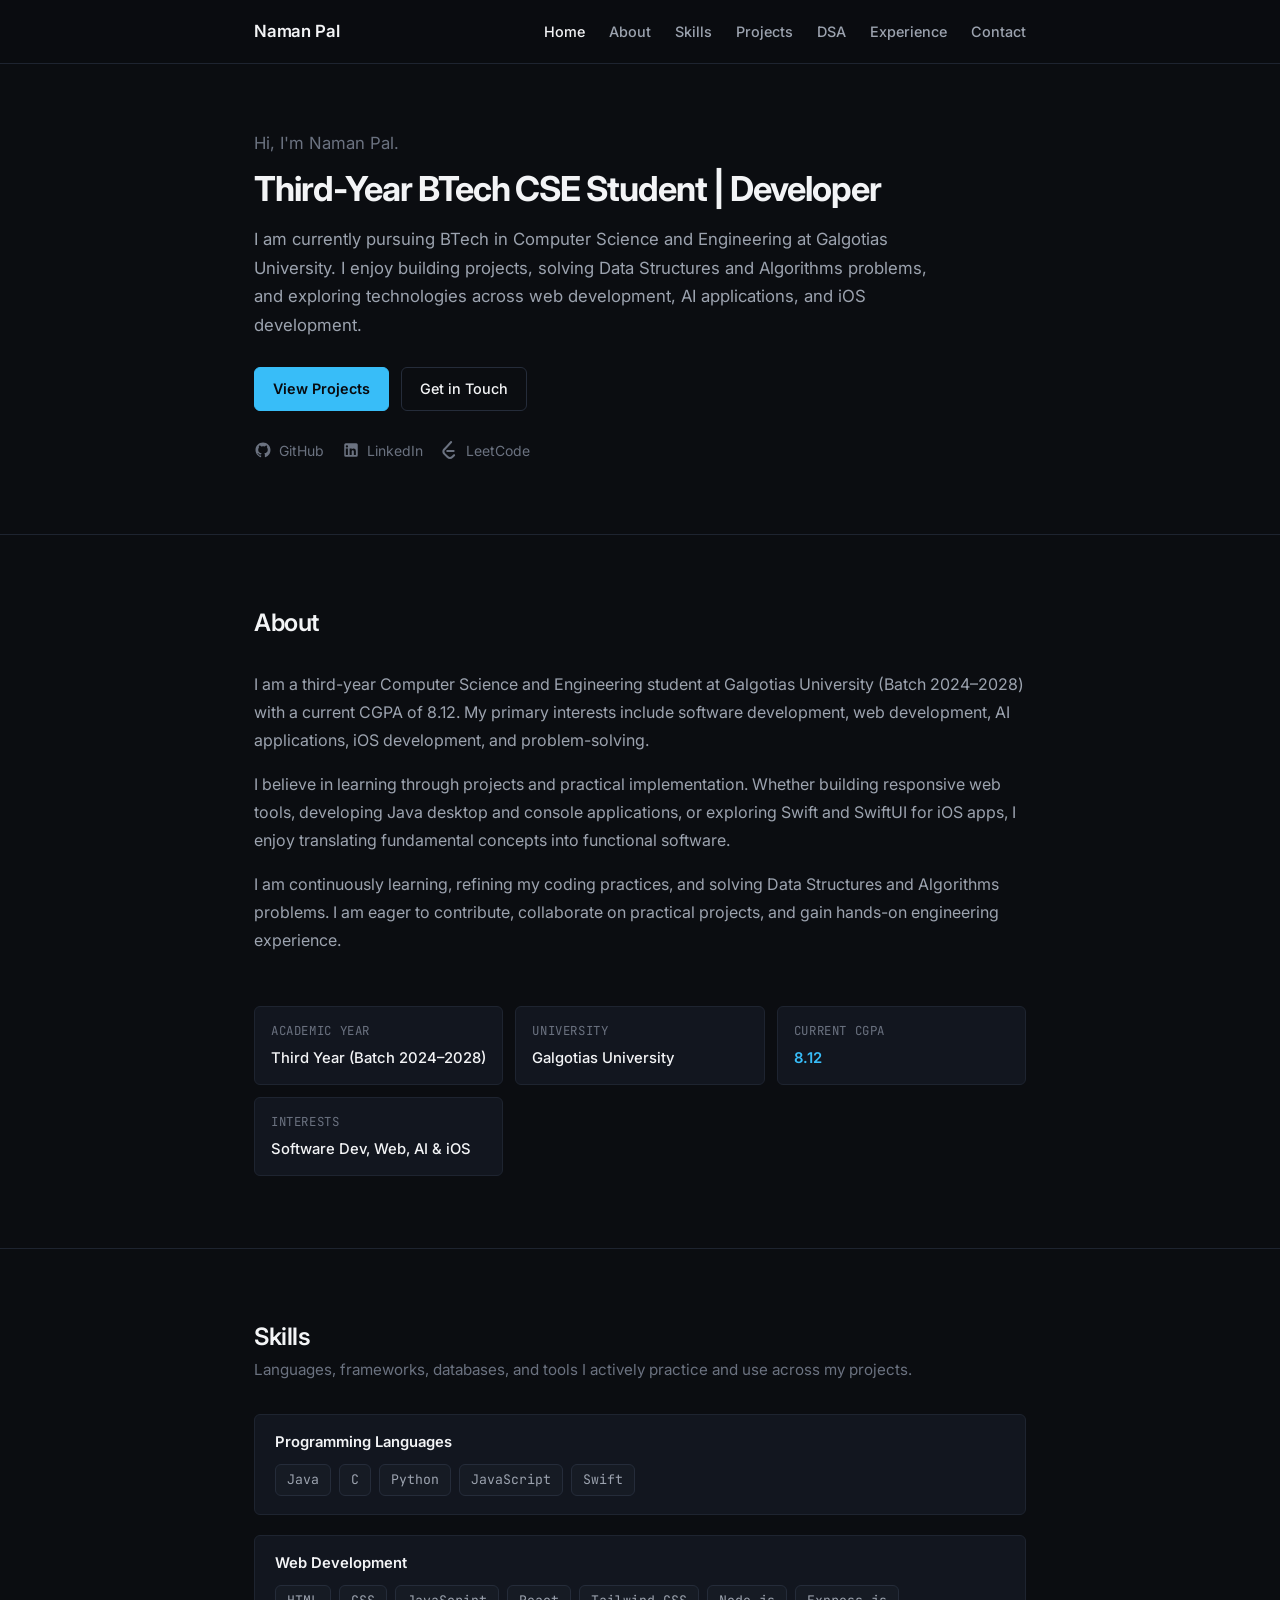
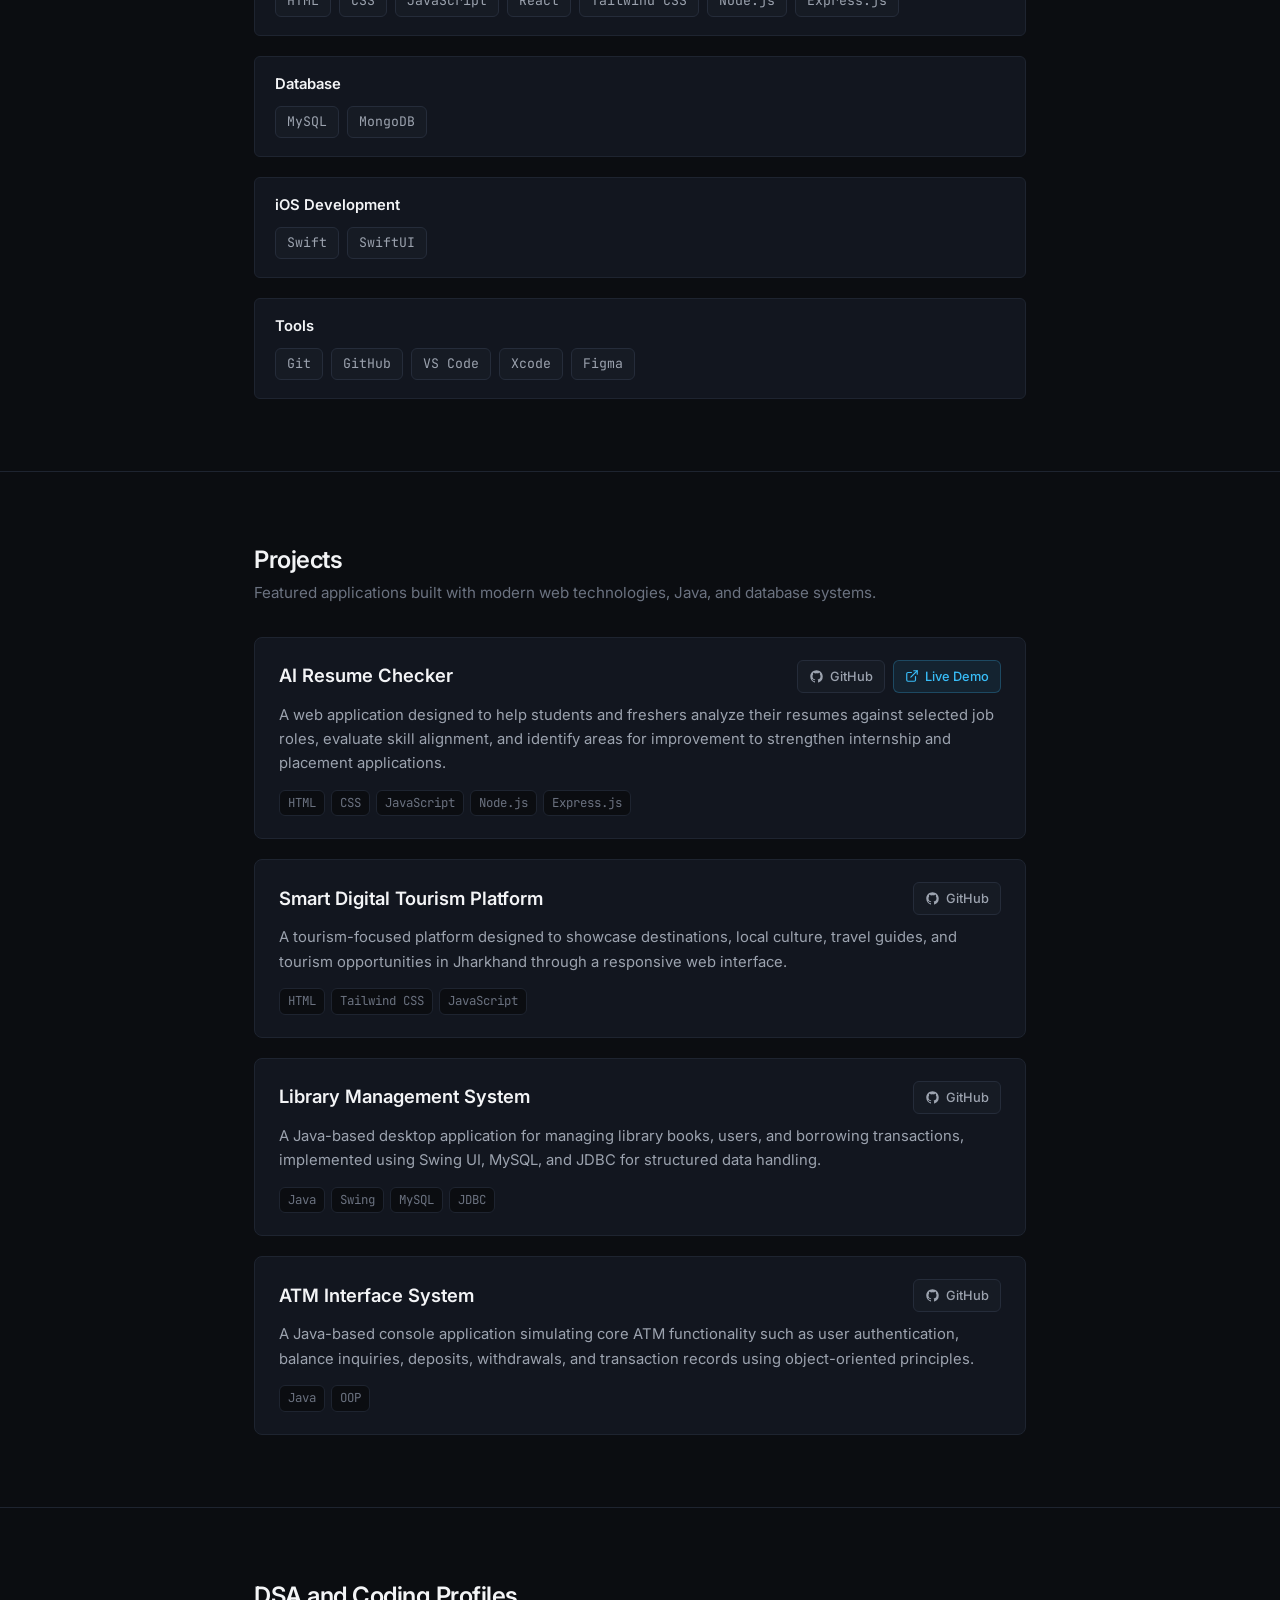
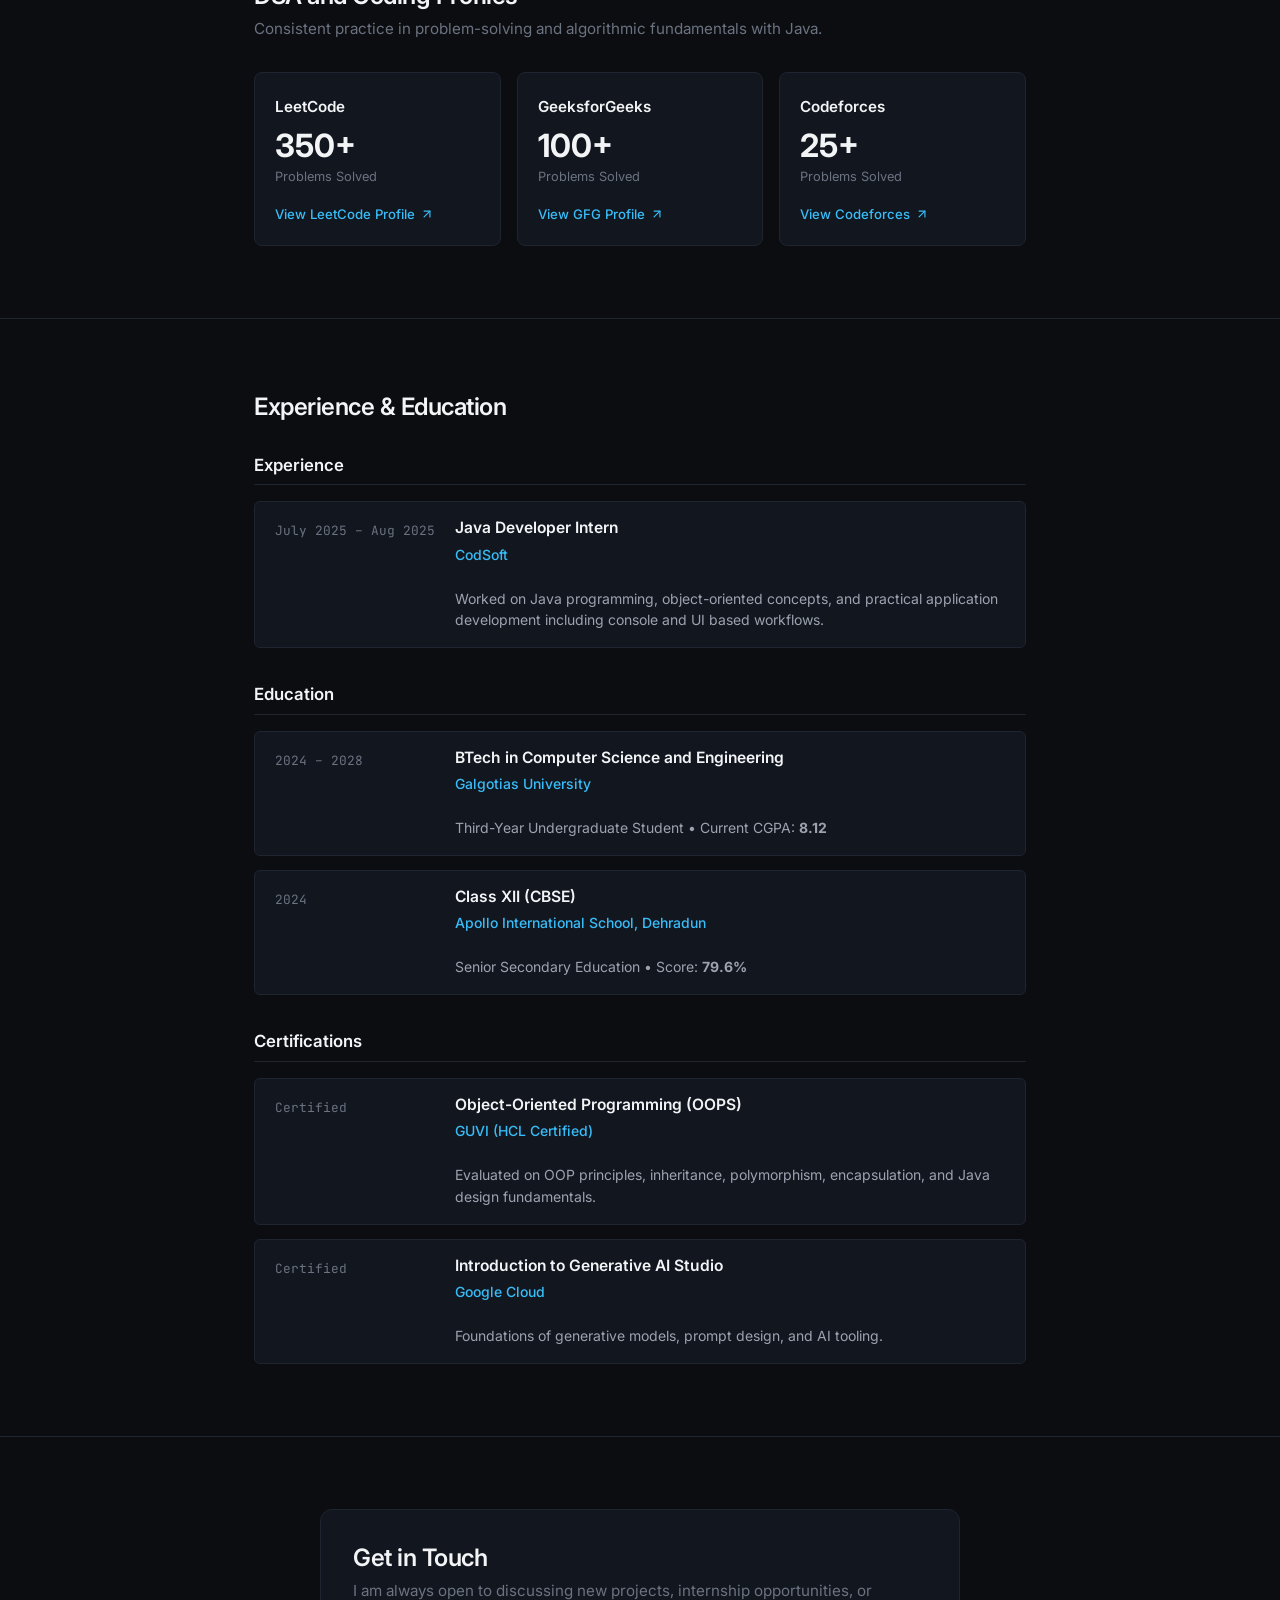
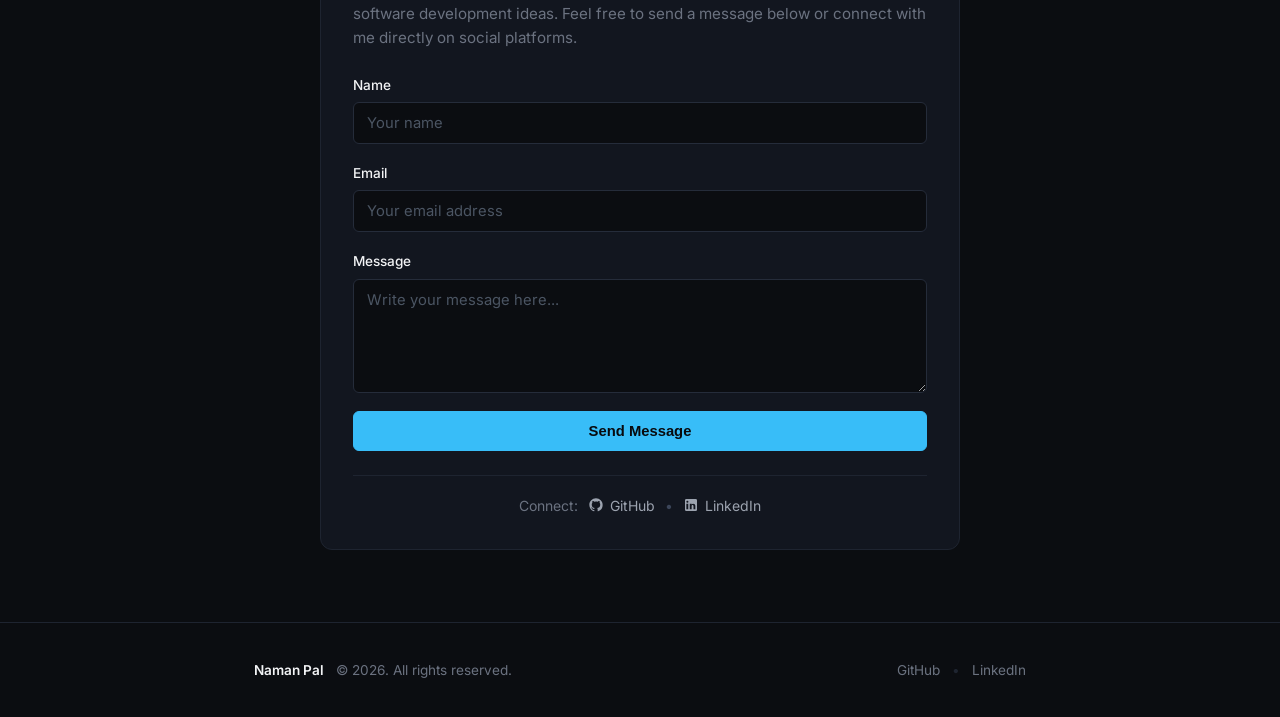
<file: index.html>
﻿<!DOCTYPE html>
<html lang="en">

<head>
    <meta charset="UTF-8">
    <meta name="viewport" content="width=device-width, initial-scale=1.0">
    <title>Naman Pal | Developer & Computer Science Student</title>
    <meta name="description"
        content="Personal portfolio of Naman Pal, Third-Year BTech Computer Science and Engineering student at Galgotias University. Interested in software development, web development, AI applications, and iOS development.">
    <meta name="author" content="Naman Pal">
    <meta name="theme-color" content="#0b0d11">

    <!-- Fonts -->
    <link rel="preconnect" href="https://fonts.googleapis.com">
    <link rel="preconnect" href="https://fonts.gstatic.com" crossorigin>
    <link href="https://fonts.googleapis.com/css2?family=Inter:wght@400;500;600;700&family=JetBrains+Mono:wght@400;500&display=swap" rel="stylesheet">

    <link rel="stylesheet" href="style.css">
</head>

<body>
    <!-- Site Navigation -->
    <header class="site-header" id="site-header">
        <nav class="navbar" aria-label="Main Navigation">
            <a href="#home" class="nav-brand" aria-label="Naman Pal Home">
                <span class="brand-name">Naman Pal</span>
            </a>

            <button class="nav-toggle" id="nav-toggle" aria-label="Toggle navigation menu" aria-expanded="false" aria-controls="nav-links">
                <span class="hamburger-bar"></span>
                <span class="hamburger-bar"></span>
                <span class="hamburger-bar"></span>
            </button>

            <ul class="nav-links" id="nav-links">
                <li><a href="#home" class="nav-link active">Home</a></li>
                <li><a href="#about" class="nav-link">About</a></li>
                <li><a href="#skills" class="nav-link">Skills</a></li>
                <li><a href="#projects" class="nav-link">Projects</a></li>
                <li><a href="#dsa" class="nav-link">DSA</a></li>
                <li><a href="#experience" class="nav-link">Experience</a></li>
                <li><a href="#contact" class="nav-link">Contact</a></li>
            </ul>
        </nav>
    </header>

    <main id="main-content">
        <!-- Home / Hero Section -->
        <section id="home" class="hero-section">
            <div class="container hero-container">
                <div class="hero-content">
                    <p class="hero-greeting">Hi, I'm Naman Pal.</p>
                    <h1 class="hero-role">Third-Year BTech CSE Student | Developer</h1>
                    <p class="hero-description">
                        I am currently pursuing BTech in Computer Science and Engineering at Galgotias University. I enjoy building projects, solving Data Structures and Algorithms problems, and exploring technologies across web development, AI applications, and iOS development.
                    </p>

                    <div class="hero-actions">
                        <a href="#projects" class="btn btn-primary">View Projects</a>
                        <a href="#contact" class="btn btn-secondary">Get in Touch</a>
                    </div>

                    <div class="hero-social-links">
                        <a href="https://github.com/namanpal07" target="_blank" rel="noopener noreferrer" class="hero-social-item" aria-label="GitHub Profile">
                            <svg width="18" height="18" viewBox="0 0 24 24" fill="currentColor" aria-hidden="true">
                                <path fill-rule="evenodd" clip-rule="evenodd" d="M12 2C6.477 2 2 6.484 2 12.017c0 4.425 2.865 8.18 6.839 9.504.5.092.682-.217.682-.483 0-.237-.008-.868-.013-1.703-2.782.605-3.369-1.343-3.369-1.343-.454-1.158-1.11-1.466-1.11-1.466-.908-.62.069-.608.069-.608 1.003.07 1.53 1.032 1.53 1.032.892 1.53 2.341 1.088 2.91.832.092-.647.35-1.088.636-1.338-2.22-.253-4.555-1.113-4.555-4.951 0-1.093.39-1.988 1.029-2.688-.103-.253-.446-1.272.098-2.65 0 0 .84-.27 2.75 1.026A9.564 9.564 0 0112 6.844c.85.004 1.705.115 2.504.337 1.909-1.296 2.747-1.027 2.747-1.027.546 1.379.202 2.398.1 2.651.64.7 1.028 1.595 1.028 2.688 0 3.848-2.339 4.695-4.566 4.943.359.309.678.92.678 1.855 0 1.338-.012 2.419-.012 2.747 0 .268.18.58.688.482A10.019 10.019 0 0022 12.017C22 6.484 17.522 2 12 2z"/>
                            </svg>
                            <span>GitHub</span>
                        </a>

                        <a href="https://linkedin.com/in/namanpal" target="_blank" rel="noopener noreferrer" class="hero-social-item" aria-label="LinkedIn Profile">
                            <svg width="18" height="18" viewBox="0 0 24 24" fill="currentColor" aria-hidden="true">
                                <path d="M19 3a2 2 0 0 1 2 2v14a2 2 0 0 1-2 2H5a2 2 0 0 1-2-2V5a2 2 0 0 1 2-2h14m-.5 15.5v-5.3a3.26 3.26 0 0 0-3.26-3.26c-.85 0-1.84.52-2.28 1.3v-1.11h-2.79v8.37h2.79v-4.93c0-.77.62-1.4 1.39-1.4a1.4 1.4 0 0 1 1.4 1.4v4.93h2.75M6.46 8.76a1.53 1.53 0 1 0-.01-3.05 1.53 1.53 0 0 0 .01 3.05m1.4 9.74v-8.37H5.06v8.37h2.8z"/>
                            </svg>
                            <span>LinkedIn</span>
                        </a>

                        <a href="https://leetcode.com/u/namanpal9258/" target="_blank" rel="noopener noreferrer" class="hero-social-item" aria-label="LeetCode Profile">
                            <svg width="18" height="18" viewBox="0 0 24 24" fill="currentColor" aria-hidden="true">
                                <path d="M13.483 0a1.374 1.374 0 0 0-.961.438L7.116 6.226l-3.854 4.126a5.266 5.266 0 0 0-1.209 2.104 5.35 5.35 0 0 0-.125.513 5.527 5.527 0 0 0 .062 2.362 5.83 5.83 0 0 0 .349 1.017 5.938 5.938 0 0 0 1.271 1.818l4.277 4.193.039.038c2.248 2.165 5.852 2.133 8.063-.074l2.396-2.392c.54-.54.54-1.414.003-1.955a1.378 1.378 0 0 0-1.951-.003l-2.396 2.392a3.021 3.021 0 0 1-4.205.038l-.02-.019-4.276-4.193c-.652-.64-.972-1.469-.948-2.263a2.68 2.68 0 0 1 .666-1.607 2.6 2.6 0 0 1 .383-.357l3.997-4.28 4.908-5.328a1.383 1.383 0 0 0-.96-2.327zM8.32 12.062a1.376 1.376 0 0 0-1.376 1.376 1.376 1.376 0 0 0 1.376 1.376h8.498a1.376 1.376 0 0 0 1.376-1.376 1.376 1.376 0 0 0-1.376-1.376H8.32z"/>
                            </svg>
                            <span>LeetCode</span>
                        </a>
                    </div>
                </div>
            </div>
        </section>

        <!-- About Section -->
        <section id="about" class="section">
            <div class="container">
                <div class="section-heading">
                    <h2 class="section-title">About</h2>
                </div>

                <div class="about-content">
                    <div class="about-text">
                        <p>
                            I am a third-year Computer Science and Engineering student at Galgotias University (Batch 2024–2028) with a current CGPA of 8.12. My primary interests include software development, web development, AI applications, iOS development, and problem-solving.
                        </p>
                        <p>
                            I believe in learning through projects and practical implementation. Whether building responsive web tools, developing Java desktop and console applications, or exploring Swift and SwiftUI for iOS apps, I enjoy translating fundamental concepts into functional software.
                        </p>
                        <p>
                            I am continuously learning, refining my coding practices, and solving Data Structures and Algorithms problems. I am eager to contribute, collaborate on practical projects, and gain hands-on engineering experience.
                        </p>
                    </div>

                    <div class="about-summary-grid">
                        <div class="summary-item">
                            <span class="summary-label">Academic Year</span>
                            <span class="summary-value">Third Year (Batch 2024–2028)</span>
                        </div>
                        <div class="summary-item">
                            <span class="summary-label">University</span>
                            <span class="summary-value">Galgotias University</span>
                        </div>
                        <div class="summary-item">
                            <span class="summary-label">Current CGPA</span>
                            <span class="summary-value highlight">8.12</span>
                        </div>
                        <div class="summary-item">
                            <span class="summary-label">Interests</span>
                            <span class="summary-value">Software Dev, Web, AI & iOS</span>
                        </div>
                    </div>
                </div>
            </div>
        </section>

        <!-- Skills Section -->
        <section id="skills" class="section">
            <div class="container">
                <div class="section-heading">
                    <h2 class="section-title">Skills</h2>
                    <p class="section-description">
                        Languages, frameworks, databases, and tools I actively practice and use across my projects.
                    </p>
                </div>

                <div class="skills-container">
                    <div class="skill-group">
                        <h3 class="skill-group-title">Programming Languages</h3>
                        <div class="skill-tags">
                            <span class="skill-pill">Java</span>
                            <span class="skill-pill">C</span>
                            <span class="skill-pill">Python</span>
                            <span class="skill-pill">JavaScript</span>
                            <span class="skill-pill">Swift</span>
                        </div>
                    </div>

                    <div class="skill-group">
                        <h3 class="skill-group-title">Web Development</h3>
                        <div class="skill-tags">
                            <span class="skill-pill">HTML</span>
                            <span class="skill-pill">CSS</span>
                            <span class="skill-pill">JavaScript</span>
                            <span class="skill-pill">React</span>
                            <span class="skill-pill">Tailwind CSS</span>
                            <span class="skill-pill">Node.js</span>
                            <span class="skill-pill">Express.js</span>
                        </div>
                    </div>

                    <div class="skill-group">
                        <h3 class="skill-group-title">Database</h3>
                        <div class="skill-tags">
                            <span class="skill-pill">MySQL</span>
                            <span class="skill-pill">MongoDB</span>
                        </div>
                    </div>

                    <div class="skill-group">
                        <h3 class="skill-group-title">iOS Development</h3>
                        <div class="skill-tags">
                            <span class="skill-pill">Swift</span>
                            <span class="skill-pill">SwiftUI</span>
                        </div>
                    </div>

                    <div class="skill-group">
                        <h3 class="skill-group-title">Tools</h3>
                        <div class="skill-tags">
                            <span class="skill-pill">Git</span>
                            <span class="skill-pill">GitHub</span>
                            <span class="skill-pill">VS Code</span>
                            <span class="skill-pill">Xcode</span>
                            <span class="skill-pill">Figma</span>
                        </div>
                    </div>
                </div>
            </div>
        </section>

        <!-- Projects Section -->
        <section id="projects" class="section">
            <div class="container">
                <div class="section-heading">
                    <h2 class="section-title">Projects</h2>
                    <p class="section-description">
                        Featured applications built with modern web technologies, Java, and database systems.
                    </p>
                </div>

                <div class="projects-list">
                    <!-- Project 1: AI Resume Checker -->
                    <article class="project-entry">
                        <div class="project-header-row">
                            <h3 class="project-name">AI Resume Checker</h3>
                            <div class="project-actions">
                                <a href="https://github.com/namanpal07/AI-Resume-Checker" target="_blank" rel="noopener noreferrer" class="link-btn" aria-label="GitHub repository for AI Resume Checker">
                                    <svg width="15" height="15" viewBox="0 0 24 24" fill="currentColor" aria-hidden="true">
                                        <path fill-rule="evenodd" clip-rule="evenodd" d="M12 2C6.477 2 2 6.484 2 12.017c0 4.425 2.865 8.18 6.839 9.504.5.092.682-.217.682-.483 0-.237-.008-.868-.013-1.703-2.782.605-3.369-1.343-3.369-1.343-.454-1.158-1.11-1.466-1.11-1.466-.908-.62.069-.608.069-.608 1.003.07 1.53 1.032 1.53 1.032.892 1.53 2.341 1.088 2.91.832.092-.647.35-1.088.636-1.338-2.22-.253-4.555-1.113-4.555-4.951 0-1.093.39-1.988 1.029-2.688-.103-.253-.446-1.272.098-2.65 0 0 .84-.27 2.75 1.026A9.564 9.564 0 0112 6.844c.85.004 1.705.115 2.504.337 1.909-1.296 2.747-1.027 2.747-1.027.546 1.379.202 2.398.1 2.651.64.7 1.028 1.595 1.028 2.688 0 3.848-2.339 4.695-4.566 4.943.359.309.678.92.678 1.855 0 1.338-.012 2.419-.012 2.747 0 .268.18.58.688.482A10.019 10.019 0 0022 12.017C22 6.484 17.522 2 12 2z"/>
                                    </svg>
                                    <span>GitHub</span>
                                </a>
                                <a href="https://ai-resume-checker-eight-omega.vercel.app" target="_blank" rel="noopener noreferrer" class="link-btn primary" aria-label="Live Demo of AI Resume Checker">
                                    <svg width="14" height="14" viewBox="0 0 24 24" fill="none" stroke="currentColor" stroke-width="2" stroke-linecap="round" stroke-linejoin="round" aria-hidden="true">
                                        <path d="M18 13v6a2 2 0 0 1-2 2H5a2 2 0 0 1-2-2V8a2 2 0 0 1 2-2h6"></path>
                                        <polyline points="15 3 21 3 21 9"></polyline>
                                        <line x1="10" y1="14" x2="21" y2="3"></line>
                                    </svg>
                                    <span>Live Demo</span>
                                </a>
                            </div>
                        </div>
                        <p class="project-desc">
                            A web application designed to help students and freshers analyze their resumes against selected job roles, evaluate skill alignment, and identify areas for improvement to strengthen internship and placement applications.
                        </p>
                        <div class="project-tags">
                            <span class="tech-tag">HTML</span>
                            <span class="tech-tag">CSS</span>
                            <span class="tech-tag">JavaScript</span>
                            <span class="tech-tag">Node.js</span>
                            <span class="tech-tag">Express.js</span>
                        </div>
                    </article>

                    <!-- Project 2: Smart Digital Tourism Platform -->
                    <article class="project-entry">
                        <div class="project-header-row">
                            <h3 class="project-name">Smart Digital Tourism Platform</h3>
                            <div class="project-actions">
                                <a href="https://github.com/namanpal07/JharkhandTour" target="_blank" rel="noopener noreferrer" class="link-btn" aria-label="GitHub repository for Smart Digital Tourism Platform">
                                    <svg width="15" height="15" viewBox="0 0 24 24" fill="currentColor" aria-hidden="true">
                                        <path fill-rule="evenodd" clip-rule="evenodd" d="M12 2C6.477 2 2 6.484 2 12.017c0 4.425 2.865 8.18 6.839 9.504.5.092.682-.217.682-.483 0-.237-.008-.868-.013-1.703-2.782.605-3.369-1.343-3.369-1.343-.454-1.158-1.11-1.466-1.11-1.466-.908-.62.069-.608.069-.608 1.003.07 1.53 1.032 1.53 1.032.892 1.53 2.341 1.088 2.91.832.092-.647.35-1.088.636-1.338-2.22-.253-4.555-1.113-4.555-4.951 0-1.093.39-1.988 1.029-2.688-.103-.253-.446-1.272.098-2.65 0 0 .84-.27 2.75 1.026A9.564 9.564 0 0112 6.844c.85.004 1.705.115 2.504.337 1.909-1.296 2.747-1.027 2.747-1.027.546 1.379.202 2.398.1 2.651.64.7 1.028 1.595 1.028 2.688 0 3.848-2.339 4.695-4.566 4.943.359.309.678.92.678 1.855 0 1.338-.012 2.419-.012 2.747 0 .268.18.58.688.482A10.019 10.019 0 0022 12.017C22 6.484 17.522 2 12 2z"/>
                                    </svg>
                                    <span>GitHub</span>
                                </a>
                            </div>
                        </div>
                        <p class="project-desc">
                            A tourism-focused platform designed to showcase destinations, local culture, travel guides, and tourism opportunities in Jharkhand through a responsive web interface.
                        </p>
                        <div class="project-tags">
                            <span class="tech-tag">HTML</span>
                            <span class="tech-tag">Tailwind CSS</span>
                            <span class="tech-tag">JavaScript</span>
                        </div>
                    </article>

                    <!-- Project 3: Library Management System -->
                    <article class="project-entry">
                        <div class="project-header-row">
                            <h3 class="project-name">Library Management System</h3>
                            <div class="project-actions">
                                <a href="https://github.com/namanpal07/Library_Management_System_" target="_blank" rel="noopener noreferrer" class="link-btn" aria-label="GitHub repository for Library Management System">
                                    <svg width="15" height="15" viewBox="0 0 24 24" fill="currentColor" aria-hidden="true">
                                        <path fill-rule="evenodd" clip-rule="evenodd" d="M12 2C6.477 2 2 6.484 2 12.017c0 4.425 2.865 8.18 6.839 9.504.5.092.682-.217.682-.483 0-.237-.008-.868-.013-1.703-2.782.605-3.369-1.343-3.369-1.343-.454-1.158-1.11-1.466-1.11-1.466-.908-.62.069-.608.069-.608 1.003.07 1.53 1.032 1.53 1.032.892 1.53 2.341 1.088 2.91.832.092-.647.35-1.088.636-1.338-2.22-.253-4.555-1.113-4.555-4.951 0-1.093.39-1.988 1.029-2.688-.103-.253-.446-1.272.098-2.65 0 0 .84-.27 2.75 1.026A9.564 9.564 0 0112 6.844c.85.004 1.705.115 2.504.337 1.909-1.296 2.747-1.027 2.747-1.027.546 1.379.202 2.398.1 2.651.64.7 1.028 1.595 1.028 2.688 0 3.848-2.339 4.695-4.566 4.943.359.309.678.92.678 1.855 0 1.338-.012 2.419-.012 2.747 0 .268.18.58.688.482A10.019 10.019 0 0022 12.017C22 6.484 17.522 2 12 2z"/>
                                    </svg>
                                    <span>GitHub</span>
                                </a>
                            </div>
                        </div>
                        <p class="project-desc">
                            A Java-based desktop application for managing library books, users, and borrowing transactions, implemented using Swing UI, MySQL, and JDBC for structured data handling.
                        </p>
                        <div class="project-tags">
                            <span class="tech-tag">Java</span>
                            <span class="tech-tag">Swing</span>
                            <span class="tech-tag">MySQL</span>
                            <span class="tech-tag">JDBC</span>
                        </div>
                    </article>

                    <!-- Project 4: ATM Interface System -->
                    <article class="project-entry">
                        <div class="project-header-row">
                            <h3 class="project-name">ATM Interface System</h3>
                            <div class="project-actions">
                                <a href="https://github.com/namanpal07" target="_blank" rel="noopener noreferrer" class="link-btn" aria-label="GitHub profile for ATM Interface System">
                                    <svg width="15" height="15" viewBox="0 0 24 24" fill="currentColor" aria-hidden="true">
                                        <path fill-rule="evenodd" clip-rule="evenodd" d="M12 2C6.477 2 2 6.484 2 12.017c0 4.425 2.865 8.18 6.839 9.504.5.092.682-.217.682-.483 0-.237-.008-.868-.013-1.703-2.782.605-3.369-1.343-3.369-1.343-.454-1.158-1.11-1.466-1.11-1.466-.908-.62.069-.608.069-.608 1.003.07 1.53 1.032 1.53 1.032.892 1.53 2.341 1.088 2.91.832.092-.647.35-1.088.636-1.338-2.22-.253-4.555-1.113-4.555-4.951 0-1.093.39-1.988 1.029-2.688-.103-.253-.446-1.272.098-2.65 0 0 .84-.27 2.75 1.026A9.564 9.564 0 0112 6.844c.85.004 1.705.115 2.504.337 1.909-1.296 2.747-1.027 2.747-1.027.546 1.379.202 2.398.1 2.651.64.7 1.028 1.595 1.028 2.688 0 3.848-2.339 4.695-4.566 4.943.359.309.678.92.678 1.855 0 1.338-.012 2.419-.012 2.747 0 .268.18.58.688.482A10.019 10.019 0 0022 12.017C22 6.484 17.522 2 12 2z"/>
                                    </svg>
                                    <span>GitHub</span>
                                </a>
                            </div>
                        </div>
                        <p class="project-desc">
                            A Java-based console application simulating core ATM functionality such as user authentication, balance inquiries, deposits, withdrawals, and transaction records using object-oriented principles.
                        </p>
                        <div class="project-tags">
                            <span class="tech-tag">Java</span>
                            <span class="tech-tag">OOP</span>
                        </div>
                    </article>
                </div>
            </div>
        </section>

        <!-- DSA and Coding Profiles -->
        <section id="dsa" class="section">
            <div class="container">
                <div class="section-heading">
                    <h2 class="section-title">DSA and Coding Profiles</h2>
                    <p class="section-description">
                        Consistent practice in problem-solving and algorithmic fundamentals with Java.
                    </p>
                </div>

                <div class="dsa-cards-grid">
                    <div class="dsa-card">
                        <div class="dsa-card-top">
                            <span class="dsa-platform">LeetCode</span>
                        </div>
                        <div class="dsa-count">350+</div>
                        <div class="dsa-meta">Problems Solved</div>
                        <a href="https://leetcode.com/u/namanpal9258/" target="_blank" rel="noopener noreferrer" class="dsa-platform-link">
                            <span>View LeetCode Profile</span>
                            <svg width="14" height="14" viewBox="0 0 24 24" fill="none" stroke="currentColor" stroke-width="2" stroke-linecap="round" stroke-linejoin="round" aria-hidden="true">
                                <line x1="7" y1="17" x2="17" y2="7"></line>
                                <polyline points="7 7 17 7 17 17"></polyline>
                            </svg>
                        </a>
                    </div>

                    <div class="dsa-card">
                        <div class="dsa-card-top">
                            <span class="dsa-platform">GeeksforGeeks</span>
                        </div>
                        <div class="dsa-count">100+</div>
                        <div class="dsa-meta">Problems Solved</div>
                        <a href="https://www.geeksforgeeks.org/profile/namanpab0hz?tab=activity" target="_blank" rel="noopener noreferrer" class="dsa-platform-link">
                            <span>View GFG Profile</span>
                            <svg width="14" height="14" viewBox="0 0 24 24" fill="none" stroke="currentColor" stroke-width="2" stroke-linecap="round" stroke-linejoin="round" aria-hidden="true">
                                <line x1="7" y1="17" x2="17" y2="7"></line>
                                <polyline points="7 7 17 7 17 17"></polyline>
                            </svg>
                        </a>
                    </div>

                    <div class="dsa-card">
                        <div class="dsa-card-top">
                            <span class="dsa-platform">Codeforces</span>
                        </div>
                        <div class="dsa-count">25+</div>
                        <div class="dsa-meta">Problems Solved</div>
                        <a href="https://codeforces.com/" target="_blank" rel="noopener noreferrer" class="dsa-platform-link">
                            <span>View Codeforces</span>
                            <svg width="14" height="14" viewBox="0 0 24 24" fill="none" stroke="currentColor" stroke-width="2" stroke-linecap="round" stroke-linejoin="round" aria-hidden="true">
                                <line x1="7" y1="17" x2="17" y2="7"></line>
                                <polyline points="7 7 17 7 17 17"></polyline>
                            </svg>
                        </a>
                    </div>
                </div>
            </div>
        </section>

        <!-- Experience and Education -->
        <section id="experience" class="section">
            <div class="container">
                <div class="section-heading">
                    <h2 class="section-title">Experience & Education</h2>
                </div>

                <div class="timeline-container">
                    <div class="timeline-block">
                        <h3 class="timeline-subheading">Experience</h3>
                        <div class="timeline-items">
                            <div class="timeline-row">
                                <div class="timeline-period">July 2025 – Aug 2025</div>
                                <div class="timeline-main">
                                    <h4 class="timeline-role">Java Developer Intern</h4>
                                    <p class="timeline-org">CodSoft</p>
                                    <p class="timeline-details">
                                        Worked on Java programming, object-oriented concepts, and practical application development including console and UI based workflows.
                                    </p>
                                </div>
                            </div>
                        </div>
                    </div>

                    <div class="timeline-block">
                        <h3 class="timeline-subheading">Education</h3>
                        <div class="timeline-items">
                            <div class="timeline-row">
                                <div class="timeline-period">2024 – 2028</div>
                                <div class="timeline-main">
                                    <h4 class="timeline-role">BTech in Computer Science and Engineering</h4>
                                    <p class="timeline-org">Galgotias University</p>
                                    <p class="timeline-details">
                                        Third-Year Undergraduate Student • Current CGPA: <strong>8.12</strong>
                                    </p>
                                </div>
                            </div>

                            <div class="timeline-row">
                                <div class="timeline-period">2024</div>
                                <div class="timeline-main">
                                    <h4 class="timeline-role">Class XII (CBSE)</h4>
                                    <p class="timeline-org">Apollo International School, Dehradun</p>
                                    <p class="timeline-details">
                                        Senior Secondary Education • Score: <strong>79.6%</strong>
                                    </p>
                                </div>
                            </div>
                        </div>
                    </div>

                    <div class="timeline-block">
                        <h3 class="timeline-subheading">Certifications</h3>
                        <div class="timeline-items">
                            <div class="timeline-row">
                                <div class="timeline-period">Certified</div>
                                <div class="timeline-main">
                                    <h4 class="timeline-role">Object-Oriented Programming (OOPS)</h4>
                                    <p class="timeline-org">GUVI (HCL Certified)</p>
                                    <p class="timeline-details">
                                        Evaluated on OOP principles, inheritance, polymorphism, encapsulation, and Java design fundamentals.
                                    </p>
                                </div>
                            </div>

                            <div class="timeline-row">
                                <div class="timeline-period">Certified</div>
                                <div class="timeline-main">
                                    <h4 class="timeline-role">Introduction to Generative AI Studio</h4>
                                    <p class="timeline-org">Google Cloud</p>
                                    <p class="timeline-details">
                                        Foundations of generative models, prompt design, and AI tooling.
                                    </p>
                                </div>
                            </div>
                        </div>
                    </div>
                </div>
            </div>
        </section>

        <!-- Get in Touch -->
        <section id="contact" class="section">
            <div class="container">
                <div class="contact-box">
                    <div class="section-heading contact-heading">
                        <h2 class="section-title">Get in Touch</h2>
                        <p class="section-description">
                            I am always open to discussing new projects, internship opportunities, or software development ideas. Feel free to send a message below or connect with me directly on social platforms.
                        </p>
                    </div>

                    <form id="contact-form" class="contact-form">
                        <div class="form-group">
                            <label for="contact-name">Name</label>
                            <input type="text" id="contact-name" class="form-control" placeholder="Your name" required autocomplete="name">
                        </div>

                        <div class="form-group">
                            <label for="contact-email">Email</label>
                            <input type="email" id="contact-email" class="form-control" placeholder="Your email address" required autocomplete="email">
                        </div>

                        <div class="form-group">
                            <label for="contact-message">Message</label>
                            <textarea id="contact-message" class="form-control" rows="5" placeholder="Write your message here..." required></textarea>
                        </div>

                        <button type="submit" class="btn btn-primary btn-submit">
                            <span>Send Message</span>
                        </button>
                    </form>

                    <div class="contact-social-row">
                        <span class="social-row-label">Connect:</span>
                        <a href="https://github.com/namanpal07" target="_blank" rel="noopener noreferrer" class="social-text-link">
                            <svg width="16" height="16" viewBox="0 0 24 24" fill="currentColor" aria-hidden="true">
                                <path fill-rule="evenodd" clip-rule="evenodd" d="M12 2C6.477 2 2 6.484 2 12.017c0 4.425 2.865 8.18 6.839 9.504.5.092.682-.217.682-.483 0-.237-.008-.868-.013-1.703-2.782.605-3.369-1.343-3.369-1.343-.454-1.158-1.11-1.466-1.11-1.466-.908-.62.069-.608.069-.608 1.003.07 1.53 1.032 1.53 1.032.892 1.53 2.341 1.088 2.91.832.092-.647.35-1.088.636-1.338-2.22-.253-4.555-1.113-4.555-4.951 0-1.093.39-1.988 1.029-2.688-.103-.253-.446-1.272.098-2.65 0 0 .84-.27 2.75 1.026A9.564 9.564 0 0112 6.844c.85.004 1.705.115 2.504.337 1.909-1.296 2.747-1.027 2.747-1.027.546 1.379.202 2.398.1 2.651.64.7 1.028 1.595 1.028 2.688 0 3.848-2.339 4.695-4.566 4.943.359.309.678.92.678 1.855 0 1.338-.012 2.419-.012 2.747 0 .268.18.58.688.482A10.019 10.019 0 0022 12.017C22 6.484 17.522 2 12 2z"/>
                            </svg>
                            <span>GitHub</span>
                        </a>
                        <span class="social-separator">•</span>
                        <a href="https://linkedin.com/in/namanpal" target="_blank" rel="noopener noreferrer" class="social-text-link">
                            <svg width="16" height="16" viewBox="0 0 24 24" fill="currentColor" aria-hidden="true">
                                <path d="M19 3a2 2 0 0 1 2 2v14a2 2 0 0 1-2 2H5a2 2 0 0 1-2-2V5a2 2 0 0 1 2-2h14m-.5 15.5v-5.3a3.26 3.26 0 0 0-3.26-3.26c-.85 0-1.84.52-2.28 1.3v-1.11h-2.79v8.37h2.79v-4.93c0-.77.62-1.4 1.39-1.4a1.4 1.4 0 0 1 1.4 1.4v4.93h2.75M6.46 8.76a1.53 1.53 0 1 0-.01-3.05 1.53 1.53 0 0 0 .01 3.05m1.4 9.74v-8.37H5.06v8.37h2.8z"/>
                            </svg>
                            <span>LinkedIn</span>
                        </a>
                    </div>
                </div>
            </div>
        </section>
    </main>

    <!-- Footer -->
    <footer class="site-footer">
        <div class="container footer-content">
            <div class="footer-left">
                <span class="footer-brand">Naman Pal</span>
                <span class="footer-copy">&copy; 2026. All rights reserved.</span>
            </div>
            <div class="footer-socials">
                <a href="https://github.com/namanpal07" target="_blank" rel="noopener noreferrer" class="footer-link">GitHub</a>
                <span class="footer-separator">•</span>
                <a href="https://linkedin.com/in/namanpal" target="_blank" rel="noopener noreferrer" class="footer-link">LinkedIn</a>
            </div>
        </div>
    </footer>

    <script src="script.js"></script>
</body>

</html>
</file>
<file: style.css>
﻿/* ==========================================================================
   Naman Pal - Personal Portfolio
   Clean, Minimal, Modern & Professional Developer Portfolio
   ========================================================================== */

/* --- Variables & Design Tokens --- */
:root {
    --bg-base: #0b0d11;
    --bg-surface: #12161f;
    --bg-surface-hover: #171d28;
    --bg-tag: #161b24;
    
    --border-subtle: #1e2430;
    --border-default: #252c3a;
    --border-hover: #3b4559;
    
    --text-primary: #f3f4f6;
    --text-secondary: #9ca3af;
    --text-muted: #6b7280;
    
    --accent-blue: #38bdf8;
    --accent-blue-hover: #0284c7;
    --accent-blue-soft: rgba(56, 189, 248, 0.08);
    --accent-blue-border: rgba(56, 189, 248, 0.25);
    
    --font-sans: 'Inter', -apple-system, BlinkMacSystemFont, 'Segoe UI', Roboto, Helvetica, Arial, sans-serif;
    --font-mono: 'JetBrains Mono', ui-monospace, SFMono-Regular, Menlo, Monaco, Consolas, monospace;
    
    --radius-sm: 6px;
    --radius-md: 8px;
    --radius-lg: 12px;
    
    --transition-fast: 0.15s ease;
    --transition-base: 0.2s ease;
    
    --container-width: 820px;
}

/* --- Reset & Global --- */
*, *::before, *::after {
    margin: 0;
    padding: 0;
    box-sizing: border-box;
}

html {
    scroll-behavior: smooth;
    scroll-padding-top: 80px;
}

body {
    background-color: var(--bg-base);
    color: var(--text-secondary);
    font-family: var(--font-sans);
    font-size: 16px;
    line-height: 1.65;
    -webkit-font-smoothing: antialiased;
    -moz-osx-font-smoothing: grayscale;
    overflow-x: hidden;
}

::selection {
    background-color: var(--accent-blue-soft);
    color: var(--accent-blue);
}

:focus-visible {
    outline: 2px solid var(--accent-blue);
    outline-offset: 2px;
}

.container {
    width: 100%;
    max-width: var(--container-width);
    margin: 0 auto;
    padding: 0 24px;
}

h1, h2, h3, h4 {
    color: var(--text-primary);
    font-weight: 600;
    line-height: 1.3;
}

p {
    margin-bottom: 1rem;
}

p:last-child {
    margin-bottom: 0;
}

a {
    color: inherit;
    text-decoration: none;
    transition: color var(--transition-fast), border-color var(--transition-fast);
}

/* ==========================================================================
   Header & Navigation
   ========================================================================== */
.site-header {
    position: fixed;
    top: 0;
    left: 0;
    width: 100%;
    height: 64px;
    background-color: rgba(11, 13, 17, 0.85);
    backdrop-filter: blur(12px);
    -webkit-backdrop-filter: blur(12px);
    border-bottom: 1px solid var(--border-subtle);
    z-index: 1000;
    transition: border-color var(--transition-base), background-color var(--transition-base);
}

.site-header.scrolled {
    background-color: rgba(11, 13, 17, 0.95);
    border-bottom-color: var(--border-default);
}

.navbar {
    max-width: var(--container-width);
    margin: 0 auto;
    padding: 0 24px;
    height: 100%;
    display: flex;
    justify-content: space-between;
    align-items: center;
}

.nav-brand {
    font-size: 1.05rem;
    font-weight: 600;
    color: var(--text-primary);
    letter-spacing: -0.01em;
}

.nav-links {
    display: flex;
    align-items: center;
    gap: 24px;
    list-style: none;
}

.nav-link {
    font-size: 0.9rem;
    color: var(--text-secondary);
    font-weight: 500;
    transition: color var(--transition-fast);
}

.nav-link:hover,
.nav-link.active {
    color: var(--text-primary);
}

.nav-toggle {
    display: none;
    background: transparent;
    border: 1px solid var(--border-default);
    border-radius: var(--radius-sm);
    padding: 8px;
    cursor: pointer;
    color: var(--text-primary);
}

.hamburger-bar {
    display: block;
    width: 18px;
    height: 2px;
    background-color: var(--text-primary);
    margin: 3px 0;
    transition: transform var(--transition-base), opacity var(--transition-base);
    border-radius: 1px;
}

.nav-toggle.open .hamburger-bar:nth-child(1) {
    transform: translateY(5px) rotate(45deg);
}

.nav-toggle.open .hamburger-bar:nth-child(2) {
    opacity: 0;
}

.nav-toggle.open .hamburger-bar:nth-child(3) {
    transform: translateY(-5px) rotate(-45deg);
}

/* ==========================================================================
   Buttons
   ========================================================================== */
.btn {
    display: inline-flex;
    align-items: center;
    justify-content: center;
    gap: 8px;
    padding: 9px 18px;
    font-size: 0.9rem;
    font-weight: 500;
    border-radius: var(--radius-sm);
    cursor: pointer;
    transition: background-color var(--transition-fast), border-color var(--transition-fast), color var(--transition-fast);
    white-space: nowrap;
    text-decoration: none;
}

.btn-primary {
    background-color: var(--accent-blue);
    color: #080a0e;
    border: 1px solid var(--accent-blue);
    font-weight: 600;
}

.btn-primary:hover {
    background-color: #60cdff;
    border-color: #60cdff;
}

.btn-secondary {
    background-color: transparent;
    color: var(--text-primary);
    border: 1px solid var(--border-default);
}

.btn-secondary:hover {
    background-color: var(--bg-surface);
    border-color: var(--border-hover);
}

/* ==========================================================================
   Sections Common
   ========================================================================== */
.section {
    padding: 72px 0;
    border-bottom: 1px solid var(--border-subtle);
}

.section-heading {
    margin-bottom: 32px;
}

.section-title {
    font-size: 1.5rem;
    font-weight: 600;
    letter-spacing: -0.02em;
    color: var(--text-primary);
    margin-bottom: 6px;
}

.section-description {
    font-size: 0.95rem;
    color: var(--text-muted);
    line-height: 1.55;
}

/* ==========================================================================
   Home / Hero Section
   ========================================================================== */
.hero-section {
    padding: 130px 0 72px;
    border-bottom: 1px solid var(--border-subtle);
}

.hero-container {
    display: block;
}

.hero-content {
    max-width: 680px;
}

.hero-greeting {
    font-size: 1.05rem;
    color: var(--text-muted);
    margin-bottom: 10px;
}

.hero-role {
    font-size: 2.15rem;
    font-weight: 700;
    color: var(--text-primary);
    letter-spacing: -0.03em;
    line-height: 1.2;
    margin-bottom: 16px;
}

.hero-description {
    font-size: 1.05rem;
    color: var(--text-secondary);
    line-height: 1.7;
    margin-bottom: 28px;
}

.hero-actions {
    display: flex;
    flex-wrap: wrap;
    gap: 12px;
    margin-bottom: 28px;
}

.hero-social-links {
    display: flex;
    align-items: center;
    gap: 18px;
}

.hero-social-item {
    display: inline-flex;
    align-items: center;
    gap: 7px;
    font-size: 0.875rem;
    color: var(--text-muted);
    transition: color var(--transition-fast);
}

.hero-social-item:hover {
    color: var(--text-primary);
}

/* ==========================================================================
   About Section
   ========================================================================== */
.about-content {
    display: flex;
    flex-direction: column;
    gap: 28px;
}

.about-text p {
    font-size: 1rem;
    color: var(--text-secondary);
    line-height: 1.75;
    margin-bottom: 16px;
}

.about-summary-grid {
    display: grid;
    grid-template-columns: repeat(auto-fit, minmax(220px, 1fr));
    gap: 12px;
    margin-top: 8px;
}

.summary-item {
    background-color: var(--bg-surface);
    border: 1px solid var(--border-subtle);
    border-radius: var(--radius-sm);
    padding: 14px 16px;
    display: flex;
    flex-direction: column;
    gap: 4px;
}

.summary-label {
    font-size: 0.775rem;
    color: var(--text-muted);
    text-transform: uppercase;
    letter-spacing: 0.05em;
    font-family: var(--font-mono);
}

.summary-value {
    font-size: 0.925rem;
    font-weight: 500;
    color: var(--text-primary);
}

.summary-value.highlight {
    color: var(--accent-blue);
    font-weight: 600;
}

/* ==========================================================================
   Skills Section
   ========================================================================== */
.skills-container {
    display: flex;
    flex-direction: column;
    gap: 20px;
}

.skill-group {
    background-color: var(--bg-surface);
    border: 1px solid var(--border-subtle);
    border-radius: var(--radius-sm);
    padding: 18px 20px;
}

.skill-group-title {
    font-size: 0.925rem;
    font-weight: 600;
    color: var(--text-primary);
    margin-bottom: 12px;
}

.skill-tags {
    display: flex;
    flex-wrap: wrap;
    gap: 8px;
}

.skill-pill {
    font-size: 0.825rem;
    color: var(--text-secondary);
    background-color: var(--bg-tag);
    border: 1px solid var(--border-default);
    padding: 4px 11px;
    border-radius: var(--radius-sm);
    font-family: var(--font-mono);
}

/* ==========================================================================
   Projects Section
   ========================================================================== */
.projects-list {
    display: flex;
    flex-direction: column;
    gap: 20px;
}

.project-entry {
    background-color: var(--bg-surface);
    border: 1px solid var(--border-subtle);
    border-radius: var(--radius-md);
    padding: 22px 24px;
    transition: border-color var(--transition-fast);
}

.project-entry:hover {
    border-color: var(--border-hover);
}

.project-header-row {
    display: flex;
    justify-content: space-between;
    align-items: center;
    flex-wrap: wrap;
    gap: 12px;
    margin-bottom: 10px;
}

.project-name {
    font-size: 1.15rem;
    font-weight: 600;
    color: var(--text-primary);
}

.project-actions {
    display: flex;
    align-items: center;
    gap: 8px;
}

.link-btn {
    display: inline-flex;
    align-items: center;
    gap: 6px;
    padding: 5px 11px;
    font-size: 0.8rem;
    font-weight: 500;
    border-radius: var(--radius-sm);
    background-color: var(--bg-tag);
    border: 1px solid var(--border-default);
    color: var(--text-secondary);
    transition: background-color var(--transition-fast), border-color var(--transition-fast), color var(--transition-fast);
}

.link-btn:hover {
    background-color: var(--bg-surface-hover);
    border-color: var(--border-hover);
    color: var(--text-primary);
}

.link-btn.primary {
    background-color: var(--accent-blue-soft);
    border-color: var(--accent-blue-border);
    color: var(--accent-blue);
}

.link-btn.primary:hover {
    background-color: rgba(56, 189, 248, 0.15);
    color: #60cdff;
}

.project-desc {
    font-size: 0.925rem;
    color: var(--text-secondary);
    line-height: 1.65;
    margin-bottom: 14px;
}

.project-tags {
    display: flex;
    flex-wrap: wrap;
    gap: 6px;
}

.tech-tag {
    font-size: 0.775rem;
    font-family: var(--font-mono);
    color: var(--text-muted);
    background-color: var(--bg-base);
    border: 1px solid var(--border-subtle);
    padding: 2px 8px;
    border-radius: var(--radius-sm);
}

/* ==========================================================================
   DSA and Coding Profiles Section
   ========================================================================== */
.dsa-cards-grid {
    display: grid;
    grid-template-columns: repeat(auto-fit, minmax(220px, 1fr));
    gap: 16px;
}

.dsa-card {
    background-color: var(--bg-surface);
    border: 1px solid var(--border-subtle);
    border-radius: var(--radius-md);
    padding: 20px;
    display: flex;
    flex-direction: column;
    transition: border-color var(--transition-fast);
}

.dsa-card:hover {
    border-color: var(--border-hover);
}

.dsa-card-top {
    margin-bottom: 8px;
}

.dsa-platform {
    font-size: 0.95rem;
    font-weight: 600;
    color: var(--text-primary);
}

.dsa-count {
    font-size: 2rem;
    font-weight: 700;
    color: var(--text-primary);
    line-height: 1.15;
    margin-bottom: 2px;
}

.dsa-meta {
    font-size: 0.8rem;
    color: var(--text-muted);
    margin-bottom: 16px;
}

.dsa-platform-link {
    display: inline-flex;
    align-items: center;
    gap: 5px;
    font-size: 0.825rem;
    color: var(--accent-blue);
    font-weight: 500;
    margin-top: auto;
}

.dsa-platform-link:hover {
    color: #60cdff;
    text-decoration: underline;
}

/* ==========================================================================
   Experience & Education Section
   ========================================================================== */
.timeline-container {
    display: flex;
    flex-direction: column;
    gap: 36px;
}

.timeline-block {
    display: flex;
    flex-direction: column;
    gap: 16px;
}

.timeline-subheading {
    font-size: 1.05rem;
    font-weight: 600;
    color: var(--text-primary);
    padding-bottom: 8px;
    border-bottom: 1px solid var(--border-subtle);
}

.timeline-items {
    display: flex;
    flex-direction: column;
    gap: 14px;
}

.timeline-row {
    background-color: var(--bg-surface);
    border: 1px solid var(--border-subtle);
    border-radius: var(--radius-sm);
    padding: 16px 20px;
    display: grid;
    grid-template-columns: 160px 1fr;
    gap: 20px;
    align-items: start;
}

.timeline-period {
    font-family: var(--font-mono);
    font-size: 0.8rem;
    color: var(--text-muted);
    padding-top: 2px;
}

.timeline-main {
    display: flex;
    flex-direction: column;
    gap: 4px;
}

.timeline-role {
    font-size: 0.975rem;
    font-weight: 600;
    color: var(--text-primary);
}

.timeline-org {
    font-size: 0.875rem;
    color: var(--accent-blue);
    font-weight: 500;
}

.timeline-details {
    font-size: 0.875rem;
    color: var(--text-secondary);
    line-height: 1.55;
    margin-top: 2px;
}

/* ==========================================================================
   Get in Touch (Contact) Section
   ========================================================================== */
.contact-box {
    background-color: var(--bg-surface);
    border: 1px solid var(--border-subtle);
    border-radius: var(--radius-lg);
    padding: 32px;
    max-width: 640px;
    margin: 0 auto;
}

.contact-heading {
    margin-bottom: 24px;
}

.contact-form {
    display: flex;
    flex-direction: column;
    gap: 18px;
    margin-bottom: 24px;
}

.form-group {
    display: flex;
    flex-direction: column;
    gap: 6px;
}

.form-group label {
    font-size: 0.85rem;
    font-weight: 500;
    color: var(--text-primary);
}

.form-control {
    width: 100%;
    padding: 11px 13px;
    background-color: var(--bg-base);
    border: 1px solid var(--border-default);
    border-radius: var(--radius-sm);
    color: var(--text-primary);
    font-family: inherit;
    font-size: 0.925rem;
    transition: border-color var(--transition-fast);
}

.form-control::placeholder {
    color: #4b5563;
}

.form-control:focus {
    border-color: var(--accent-blue);
    outline: none;
}

textarea.form-control {
    resize: vertical;
    min-height: 110px;
}

.btn-submit {
    width: 100%;
    padding: 11px;
    font-size: 0.925rem;
}

.contact-social-row {
    display: flex;
    align-items: center;
    justify-content: center;
    gap: 10px;
    padding-top: 18px;
    border-top: 1px solid var(--border-subtle);
    font-size: 0.875rem;
}

.social-row-label {
    color: var(--text-muted);
}

.social-text-link {
    display: inline-flex;
    align-items: center;
    gap: 6px;
    color: var(--text-secondary);
    transition: color var(--transition-fast);
}

.social-text-link:hover {
    color: var(--text-primary);
}

.social-separator {
    color: var(--border-hover);
}

/* ==========================================================================
   Footer
   ========================================================================== */
.site-footer {
    padding: 36px 0;
    background-color: var(--bg-base);
}

.footer-content {
    display: flex;
    justify-content: space-between;
    align-items: center;
    font-size: 0.85rem;
    color: var(--text-muted);
}

.footer-left {
    display: flex;
    align-items: center;
    gap: 12px;
}

.footer-brand {
    font-weight: 600;
    color: var(--text-primary);
}

.footer-socials {
    display: flex;
    align-items: center;
    gap: 12px;
}

.footer-link:hover {
    color: var(--text-primary);
}

.footer-separator {
    color: var(--border-subtle);
}

/* ==========================================================================
   Responsive
   ========================================================================== */
@media (max-width: 768px) {
    .nav-toggle {
        display: block;
    }

    .nav-links {
        position: fixed;
        top: 64px;
        left: 0;
        width: 100%;
        background-color: rgba(11, 13, 17, 0.98);
        backdrop-filter: blur(14px);
        -webkit-backdrop-filter: blur(14px);
        border-bottom: 1px solid var(--border-default);
        flex-direction: column;
        align-items: flex-start;
        padding: 20px 24px;
        gap: 18px;
        transform: translateY(-120%);
        transition: transform var(--transition-base);
        z-index: 999;
    }

    .nav-links.open {
        transform: translateY(0);
    }

    .nav-link {
        font-size: 1rem;
        width: 100%;
        padding: 4px 0;
    }

    .hero-section {
        padding: 110px 0 60px;
    }

    .hero-role {
        font-size: 1.8rem;
    }

    .timeline-row {
        grid-template-columns: 1fr;
        gap: 8px;
    }

    .contact-box {
        padding: 24px 20px;
    }

    .footer-content {
        flex-direction: column;
        gap: 12px;
        align-items: flex-start;
    }
}

@media (max-width: 480px) {
    .hero-role {
        font-size: 1.6rem;
    }

    .hero-actions {
        flex-direction: column;
        width: 100%;
    }

    .hero-actions .btn {
        width: 100%;
    }

    .project-header-row {
        flex-direction: column;
        align-items: flex-start;
    }

    .project-actions {
        width: 100%;
    }

    .project-actions .link-btn {
        flex: 1;
        justify-content: center;
    }
}
</file>
